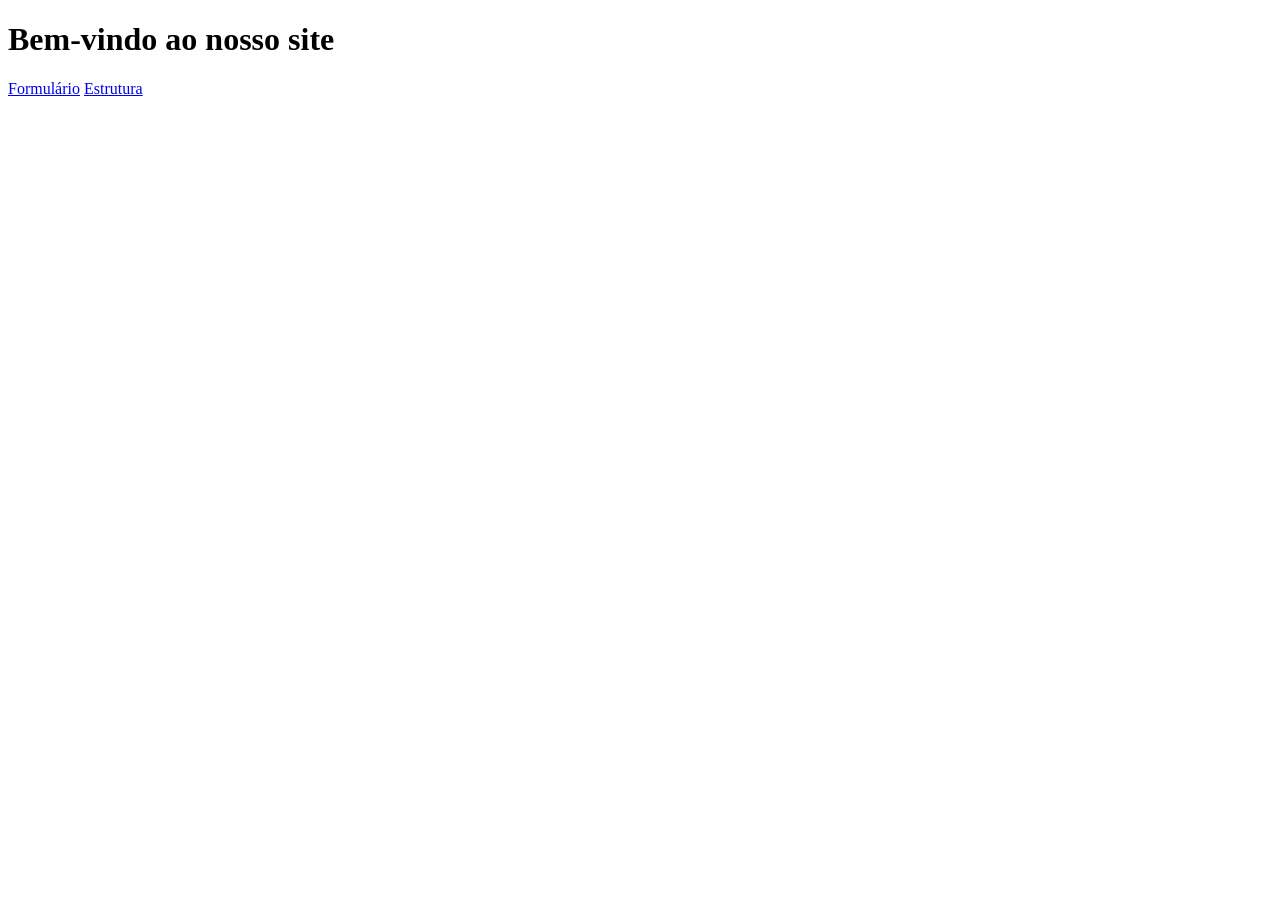
<file: Aula01/index.html>
<!DOCTYPE html>
<html lang="pt-BR">

<head>
    <meta charset="UTF-8">
    <meta name="viewport" content="width=device-width, initial-scale=1.0">
    <title>Document</title>
</head>

<body>
    <h1>Bem-vindo ao nosso site</h1>
    <a href="./form.html">Formulário</a>
    <a href="./estrutura.html">Estrutura</a>
</body>

</html>
</file>
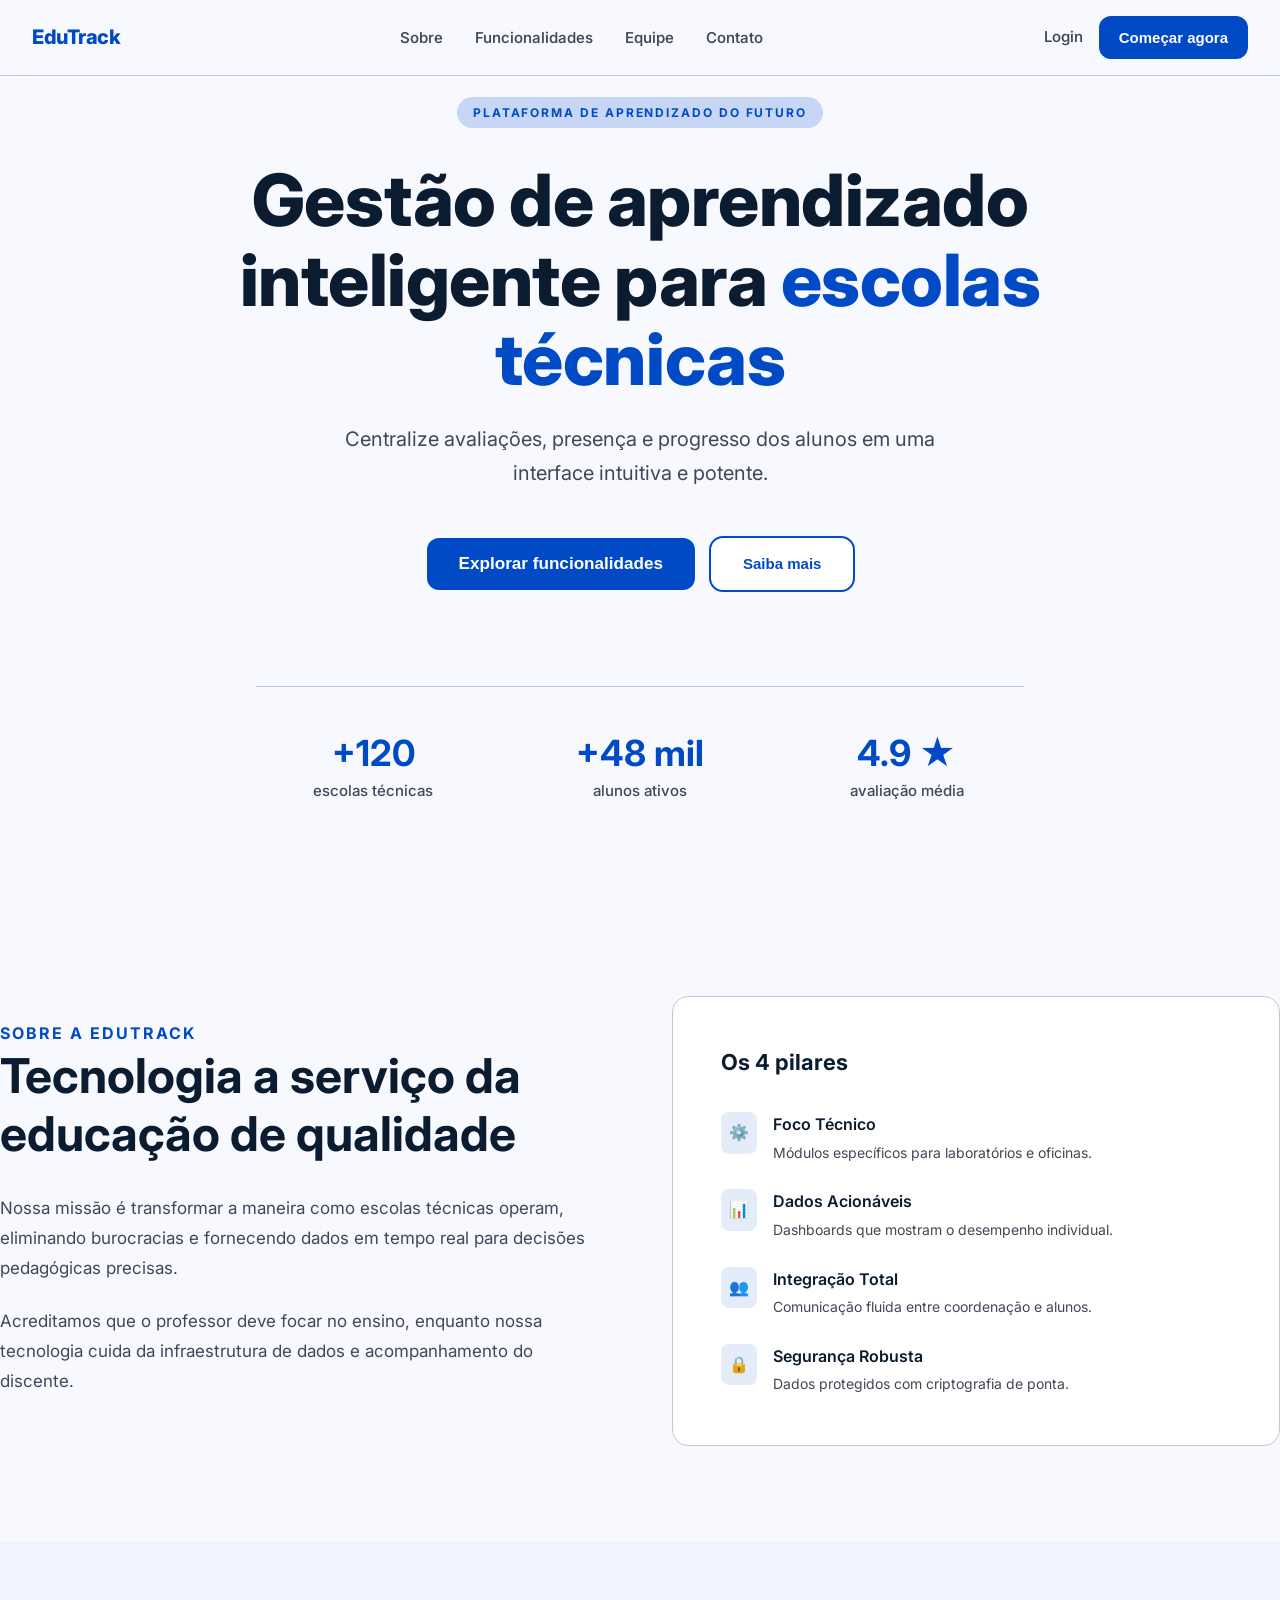
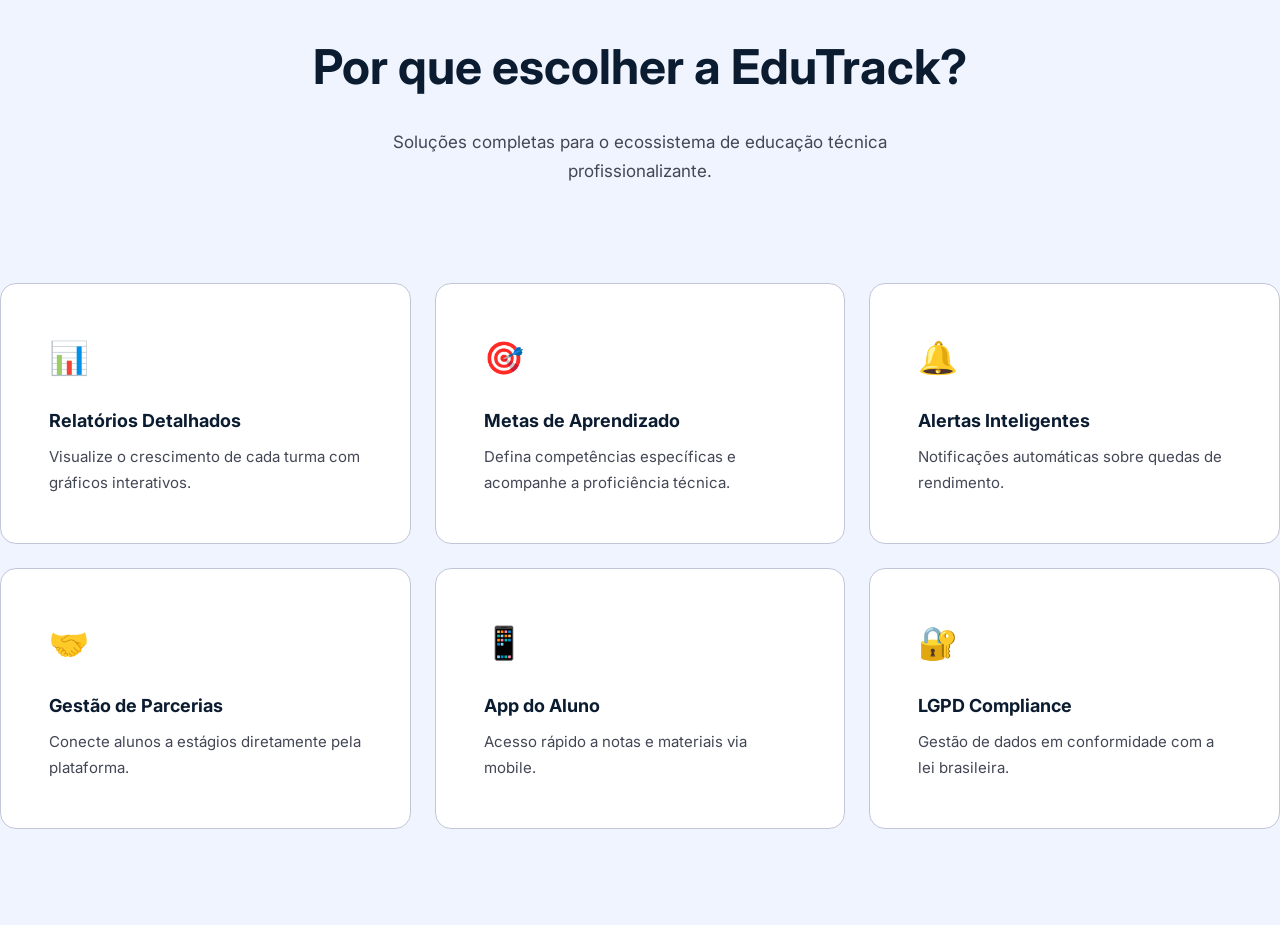
<file: Aula04/landingPage/index.html>
<!DOCTYPE html>
<html lang="pt-br">

<head>
    <meta charset="UTF-8">
    <meta name="viewport" content="width=device-width, initial-scale=1.0">

    <link rel="preconnect" href="https://fonts.googleapis.com">
    <link rel="preconnect" href="https://fonts.gstatic.com" crossorigin>
    <link
        href="https://fonts.googleapis.com/css2?family=Inter:ital,opsz,wght@0,14..32,100..900;1,14..32,100..900&family=Roboto:ital,wght@0,100..900;1,100..900&display=swap"
        rel="stylesheet">

    <link rel="stylesheet" href="style.css">


    <title>Landing Page EduTrack</title>
</head>

<body>

    <header class="navbar">
        <nav class="navbar-inner">

            <a href="#" class="navbar-logo">EduTrack</a>

            <ul class="navbar-links">
                <li><a href="#sobre">Sobre</a></li>
                <li><a href="#funcionalidades">Funcionalidades</a></li>
                <li><a href="#equipe">Equipe</a></li>
                <li><a href="#contato">Contato</a></li>
            </ul>

            <div class="navbar-botoes">
                <a href="#login" class="navbar-login-link">Login</a>
                <button class="navbar-button">Começar agora</button>
            </div>



        </nav>
    </header>

    <main>

        <section class="hero">

            <span class="hero-label">Plataforma de aprendizado do futuro</span>
            <h1 class="hero-titulo">
                Gestão de aprendizado inteligente para <span>escolas técnicas</span>
            </h1>
            <p class="hero-subtitulo">
                Centralize avaliações, presença e progresso dos alunos em uma interface intuitiva e potente.
            </p>

            <div class="hero-botoes">
                <button class="btn-funcionalidades">Explorar funcionalidades</button>
                <button class="btn-saiba-mais">Saiba mais</button>
            </div>

            <div class="hero-estatisticas">
                <!-- Primeiro item -->
                <div class="hero-estatisticas-item">
                    <span class="dados-numeros">+120</span>
                    <span class="dados-descricao">escolas técnicas</span>
                </div>
                <!-- Segundo item -->
                <div class="hero-estatisticas-item">
                    <span class="dados-numeros">+48 mil</span>
                    <span class="dados-descricao">alunos ativos</span>
                </div>
                <!-- Terceiro item -->
                <div class="hero-estatisticas-item">
                    <span class="dados-numeros">4.9 ★</span>
                    <span class="dados-descricao">avaliação média</span>
                </div>

            </div>

        </section>

        <section class="sobre">
            <div class="container">

                <div class="sobre-texto">
                    <!-- Início Primeira coluna -> Coluna dos textos -->
                    <span>Sobre a edutrack</span>
                    <h2>
                        Tecnologia a serviço da educação de qualidade
                    </h2>
                    <p class="sobre-paragrafo">
                        Nossa missão é transformar a maneira como escolas técnicas operam, eliminando burocracias e
                        fornecendo dados em tempo real para decisões pedagógicas precisas.
                    </p>

                    <p class="sobre-paragrafo">
                        Acreditamos que o professor deve focar no ensino, enquanto nossa tecnologia cuida da
                        infraestrutura de dados e acompanhamento do discente.
                    </p>
                </div> <!-- Final primeira coluna -->

                <!-- Início Segunda coluna -> Coluna dos pilares -->
                <div class="sobre-pilares">

                    <h3 class="sobre-pilares-titulo">Os 4 pilares</h3>
                    <ul class="pilares-lista">
                        <li class="pilar">
                            <div class="pilar-icone">⚙️</div>
                            <div>
                                <strong class="pilar-titulo">Foco Técnico</strong>
                                <span class="pilar-descricao">Módulos específicos para laboratórios e oficinas.</span>
                            </div>

                        </li>
                        <li class="pilar">
                            <div class="pilar-icone">📊</div>
                            <div>
                                <strong class="pilar-titulo">Dados Acionáveis</strong>
                                <span class="pilar-descricao">Dashboards que mostram o desempenho individual.</span>
                            </div>

                        </li>
                        <li class="pilar">
                            <div class="pilar-icone">👥</div>
                            <div>
                                <strong class="pilar-titulo">Integração Total</strong>
                                <span class="pilar-descricao">Comunicação fluida entre coordenação e alunos.</span>
                            </div>

                        </li>
                        <li class="pilar">
                            <div class="pilar-icone">🔒</div>
                            <div>
                                <strong class="pilar-titulo">Segurança Robusta</strong>
                                <span class="pilar-descricao">Dados protegidos com criptografia de ponta.</span>
                            </div>

                        </li>
                    </ul>

                </div>

            </div>
        </section>

        <section class="solucoes">

            <div class="container">

                <header class="solucoes-header">
                    <h2>Por que escolher a EduTrack?</h2>
                    <p class="solucoes-descricao">Soluções completas para o ecossistema de educação técnica
                        profissionalizante.</p>
                </header>

                <div class="cards-grid">

                    <div class="card">
                        <div class="card-icone">📊</div>
                        <div class="card-titulo">Relatórios Detalhados</div>
                        <p class="card-descricao">Visualize o crescimento de cada turma com gráficos interativos.</p>
                    </div>

                    <div class="card">
                        <div class="card-icone">🎯</div>
                        <div class="card-titulo">Metas de Aprendizado</div>
                        <p class="card-descricao">Defina competências específicas e acompanhe a proficiência técnica.
                        </p>
                    </div>

                    <div class="card">
                        <div class="card-icone">🔔</div>
                        <div class="card-titulo">Alertas Inteligentes</div>
                        <p class="card-descricao">Notificações automáticas sobre quedas de rendimento.</p>
                    </div>

                    <div class="card">
                        <div class="card-icone">🤝</div>
                        <div class="card-titulo">Gestão de Parcerias</div>
                        <p class="card-descricao">Conecte alunos a estágios diretamente pela plataforma.</p>
                    </div>

                    <div class="card">
                        <div class="card-icone">📱</div>
                        <div class="card-titulo">App do Aluno</div>
                        <p class="card-descricao">Acesso rápido a notas e materiais via mobile.</p>
                    </div>

                    <div class="card">
                        <div class="card-icone">🔐</div>
                        <div class="card-titulo">LGPD Compliance</div>
                        <p class="card-descricao">Gestão de dados em conformidade com a lei brasileira.</p>
                    </div>

                </div>


            </div>

        </section>



    </main>


</body>

</html>
</file>
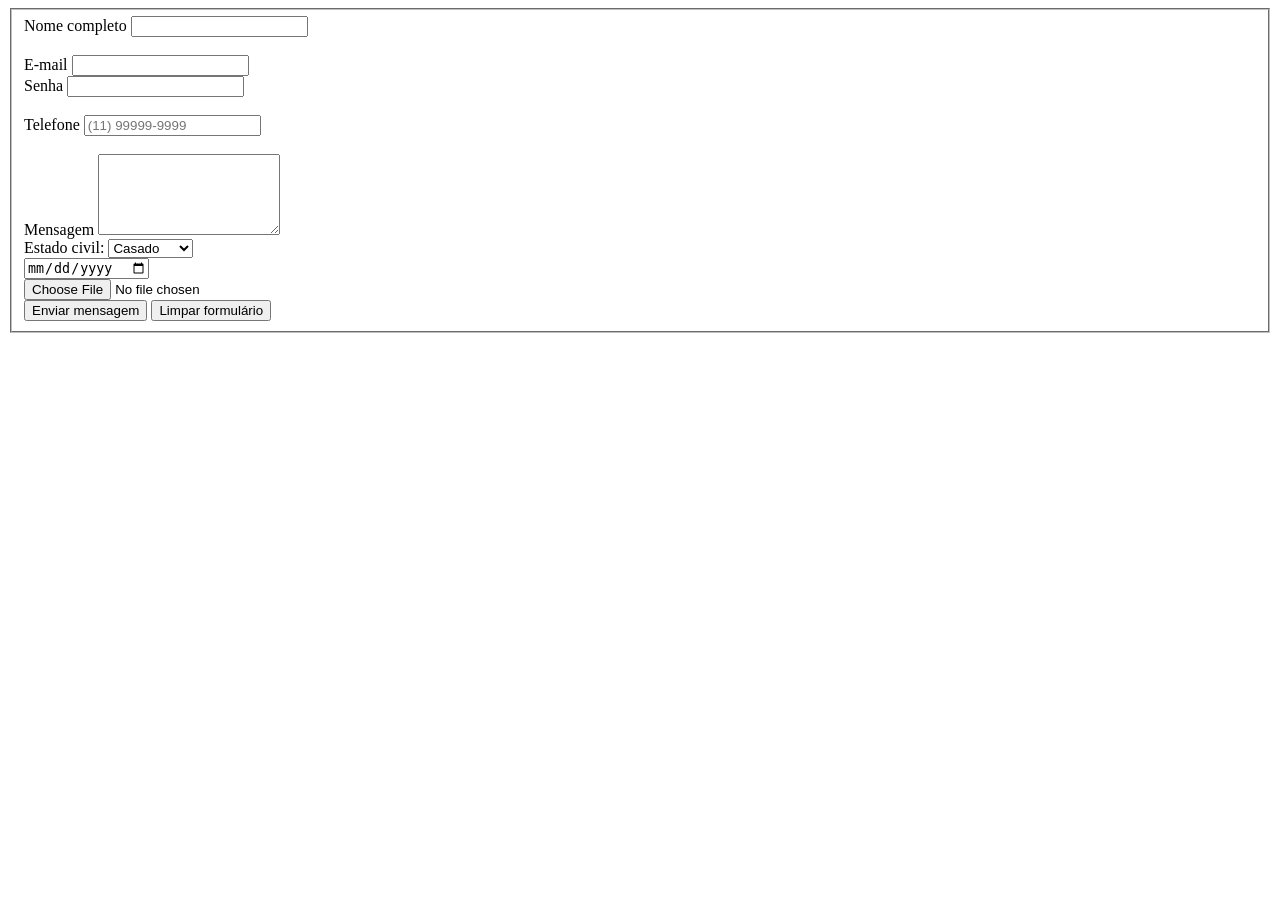
<file: Aula01/form.html>
<!DOCTYPE html>
<html lang="pt-BR">

<head>
    <meta charset="UTF-8">
    <meta name="viewport" content="width=device-width, initial-scale=1.0">
    <title>Document</title>
</head>

<body>

    <form action="/cadastro">
        <fieldset>

            <div>
                <label for="nomeCompleto">Nome completo</label>
                <input required type="text" name="nomeCompleto" id="nomeCompleto">
                <!-- Padrão de nomenclatura: nomeCompleto -> camelCase -->
            </div>
            <br>
            <div>
                <label for="email">E-mail</label>
                <input required type="email" name="email" id="email">
            </div>

            <div>
                <label for="senha">Senha</label>
                <input required type="password" name="senha" id="senha">
            </div>
            <br>
            <div>
                <label for="telefone">Telefone</label>
                <input required type="tel" maxlength="9" name="telefone" id="telefone" placeholder="(11) 99999-9999">
            </div>
            <br>
            <div>
                <label for="mensagem">Mensagem</label>
                <textarea name="mensagem" rows="5" id="mensagem"></textarea>
            </div>

            <div>
                <label for="estadoCivil">Estado civil:</label>
                <select name="estadoCivil" id="estadoCivil">
                    <option value="casado">Casado</option>
                    <option value="solteiro">Solteiro</option>
                    <option value="viuvo">Viúvo</option>
                    <option value="Divorciado">Divorciado</option>
                </select>
            </div>

            <div>
                <label for="dataNascimento"></label>
                <input type="date" name="dataNascimento" id="dataNascimento">
            </div>

            <div>
                <input type="file" name="arquivo" id="arquivo">
            </div>

            <button type="submit">Enviar mensagem</button>
            <button type="reset">Limpar formulário</button>

        </fieldset>
    </form>

</body>

</html>
</file>
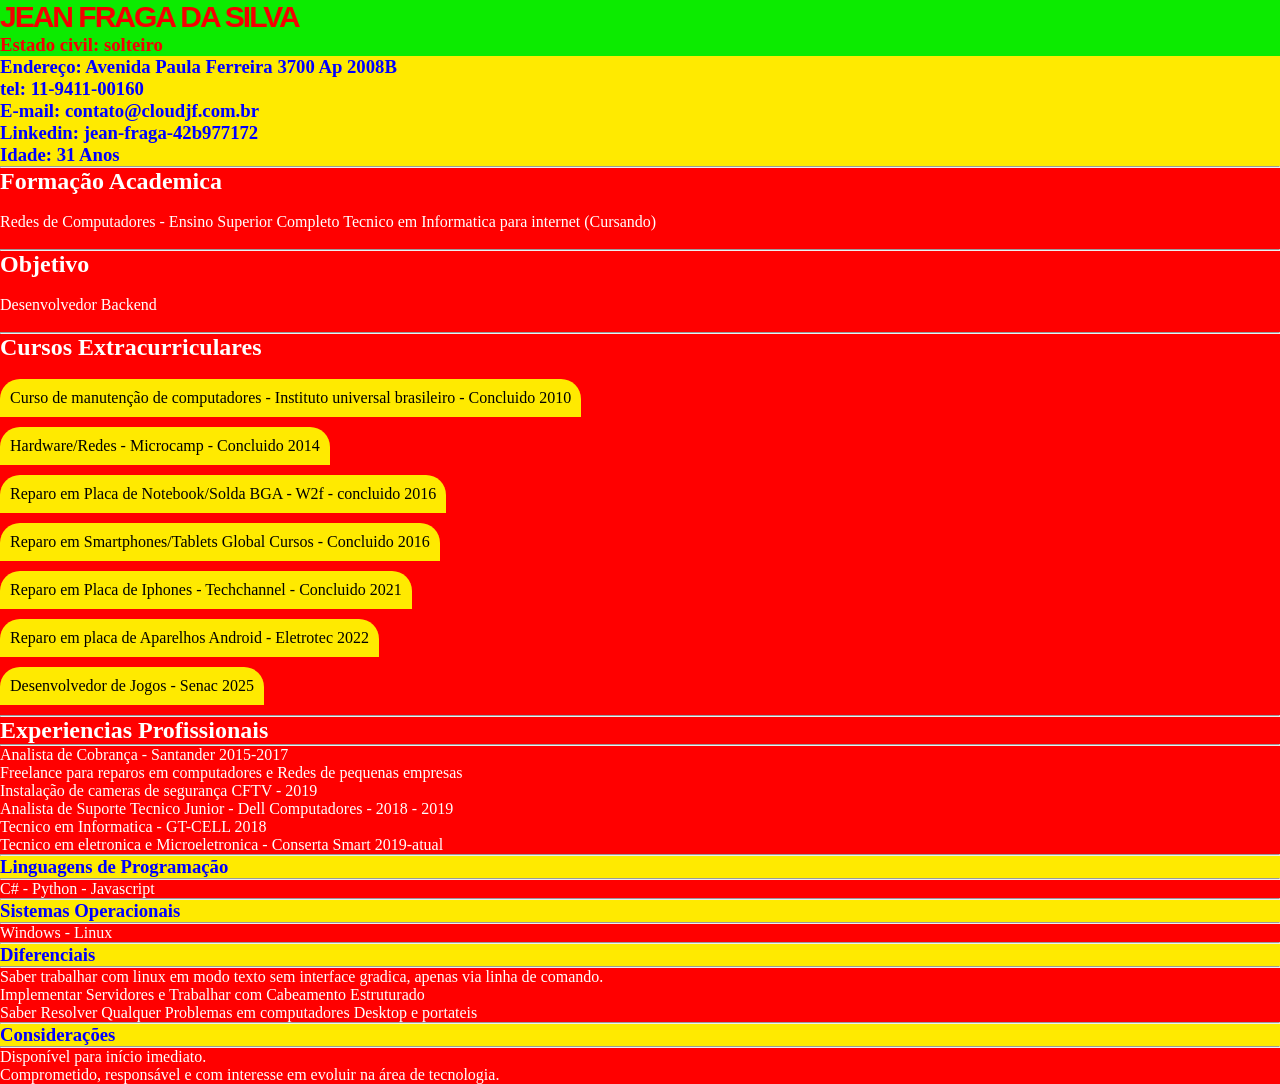
<file: Aula02/curriculo.html>
<!DOCTYPE html>
<html lang="pt-br">

<head>
    <meta charset="UTF-8">
    <meta name="viewport" content="width=device-width, initial-scale=1.0">
    <title>Jean Fraga</title>
    <link rel="icon" href="img/icon.png">



    <style>
        /* "Reset universal: Recomendado para todos os projetos" */
        * {
            margin: 0;
            padding: 0;
            box-sizing: border-box;
        }

        body {
            background-color: red;
            color: #FFFFFF;
            /* padding: 150px 80px 150px 80px; */
            /* padding: 150px 80px; */
            /* padding-left: 150px;
            padding-top: 150px;
            padding-right: 150px;
            padding-bottom: 150px; */

        }

        h1 {
            color: #ffea00;
            font-size: 30px;
            font-family: 'Arial';
            letter-spacing: -2px;
            font-weight: 900;
            text-transform: uppercase;
        }

        h3 {
            /* Modifico todas as tags h3 */
            color: blue;
            background-color: #ffea00;
        }

        /* Modifico apenas as tags anotadas com a class "estado-civil" */
        .estado-civil {
            color: #f40000;
            background-color: #0ceb00;
        }

        ul li {
            list-style: none;
            background-color: #ffea00;
            margin-bottom: 10px;
            padding: 10px;
            color: black;
            width: fit-content;
            border-radius: 20px 20px 0px 0px;
        }
    </style>

</head>

<body>

    <h1 class="estado-civil">
        Jean Fraga da Silva</h1>


    <div>
        <H3 class="estado-civil">Estado civil: solteiro</H3>
        <h3>Endereço: Avenida Paula Ferreira 3700 Ap 2008B</h3>
        <H3>tel: 11-9411-00160</H3>
        <H3>E-mail: contato@cloudjf.com.br</H3>
        <h3>Linkedin: jean-fraga-42b977172</h3>
        <h3>Idade: 31 Anos</h3>
    </div>

    <hr>
    <h2>
        Formação Academica
    </h2><br />
    <ul>
        Redes de Computadores - Ensino Superior Completo
        Tecnico em Informatica para internet (Cursando)
    </ul>
    <br>
    <hr>
    <h2>
        Objetivo
    </h2><br />
    <ul>
        Desenvolvedor Backend
    </ul>
    <br>
    <hr>

    <h2>

        </ul>Cursos Extracurriculares</ul>

    </h2><br />

    <ul>
        <li>Curso de manutenção de computadores - Instituto universal brasileiro - Concluido 2010</li>
        <li>Hardware/Redes - Microcamp - Concluido 2014</li>
        <li>Reparo em Placa de Notebook/Solda BGA - W2f - concluido 2016</li>
        <li>Reparo em Smartphones/Tablets Global Cursos - Concluido 2016</li>
        <li>Reparo em Placa de Iphones - Techchannel - Concluido 2021</li>
        <li>Reparo em placa de Aparelhos Android - Eletrotec 2022</li>
        <li>Desenvolvedor de Jogos - Senac 2025</li>
    </ul>


    <hr>

    <h2>Experiencias Profissionais</h2>

    <hr>

    <ul>Analista de Cobrança - Santander 2015-2017</ul>
    <ul>Freelance para reparos em computadores e Redes de pequenas empresas</ul>
    <ul>Instalação de cameras de segurança CFTV - 2019</ul>
    <ul>Analista de Suporte Tecnico Junior -
        Dell Computadores - 2018 - 2019
    </ul>
    <ul>Tecnico em Informatica - GT-CELL 2018</ul>
    <ul>Tecnico em eletronica e Microeletronica - Conserta Smart 2019-atual</ul>

    <hr>

    <h3>Linguagens de Programação</h3>

    <hr>

    C# - Python - Javascript

    <hr>

    <h3>Sistemas Operacionais</h3>

    <hr>

    Windows - Linux

    <hr>

    <h3>Diferenciais</h3>

    <hr>

    <ul>
        <ol>
            <n>Saber trabalhar com linux em modo texto sem interface gradica, apenas via linha de comando.</n>
        </ol>
        <ol>
            <n>Implementar Servidores e Trabalhar com Cabeamento Estruturado</n>
        </ol>
        <ol>
            <n>Saber Resolver Qualquer Problemas em computadores Desktop e portateis</n>
        </ol>
        </lol>
    </ul>

    <hr>

    <h3>Considerações </h3>

    <hr>
    <div>
        Disponível para início imediato. <br />
        Comprometido, responsável e com interesse em evoluir na área de tecnologia.

        </h4>



</body>

</html>
</file>
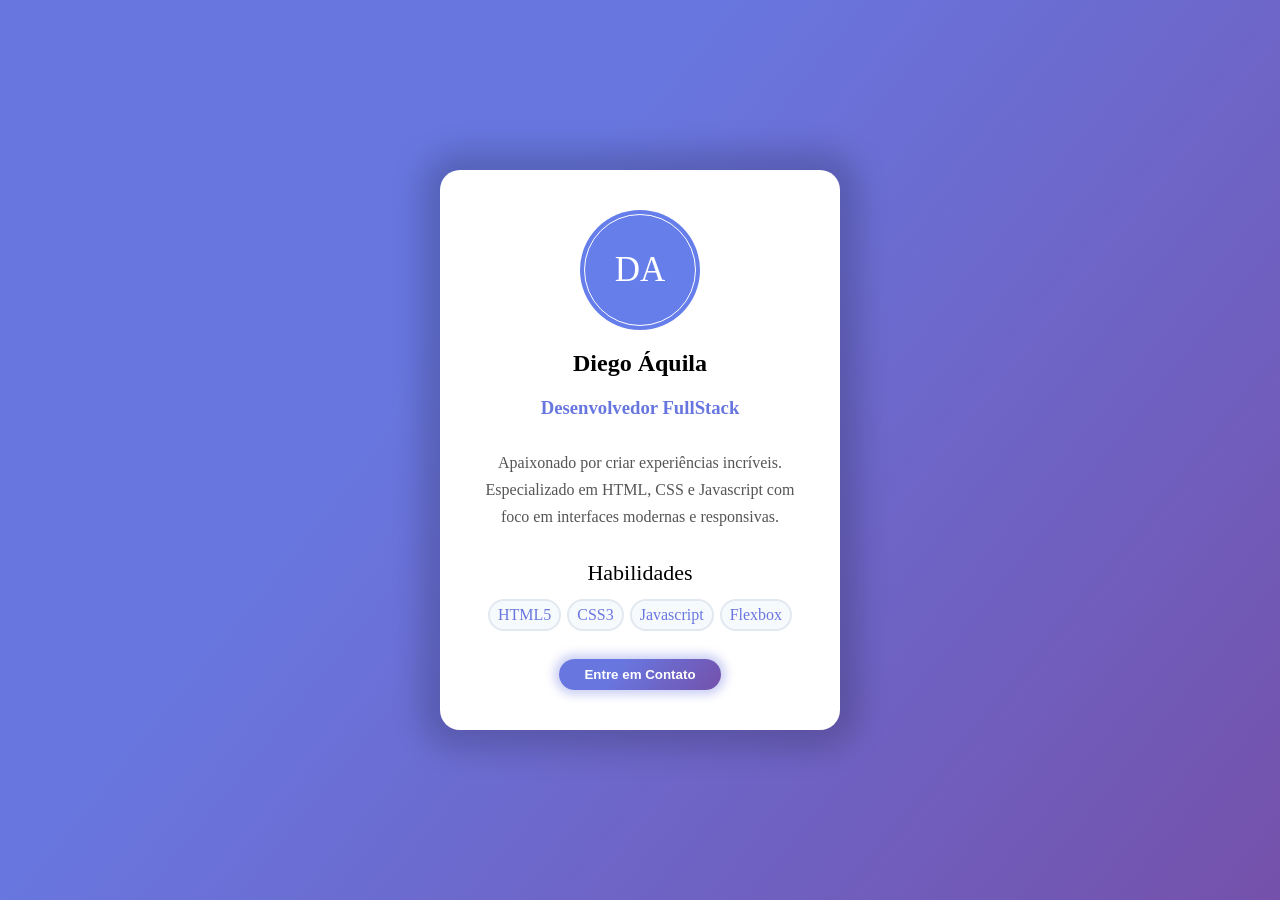
<file: Aula03/exercicioCard.html>
<!DOCTYPE html>
<html lang="pt-br">

<head>
    <meta charset="UTF-8">
    <meta name="viewport" content="width=device-width, initial-scale=1.0">
    <title>Exercício Card - Flex Box</title>
    <link rel="stylesheet" href="./style/style.css">

</head>

<body>

    <main>
        <header>
            <span class="perfil">
                <h1>DA</h1>
            </span>
            <h2>Diego Áquila</h2>
            <h3>Desenvolvedor FullStack</h3>
        </header>

        <article>
            <p>Apaixonado por criar experiências incríveis. Especializado em HTML, CSS e Javascript com foco em
                interfaces modernas
                e responsivas.</p>
        </article>

        <article>
            <h4>Habilidades</h4>
            <ul>
                <li>HTML5</li>
                <li>CSS3</li>
                <li>Javascript</li>
                <li>Flexbox</li>
            </ul>
        </article>

        <button>Entre em Contato</button>

    </main>


</body>

</html>
</file>
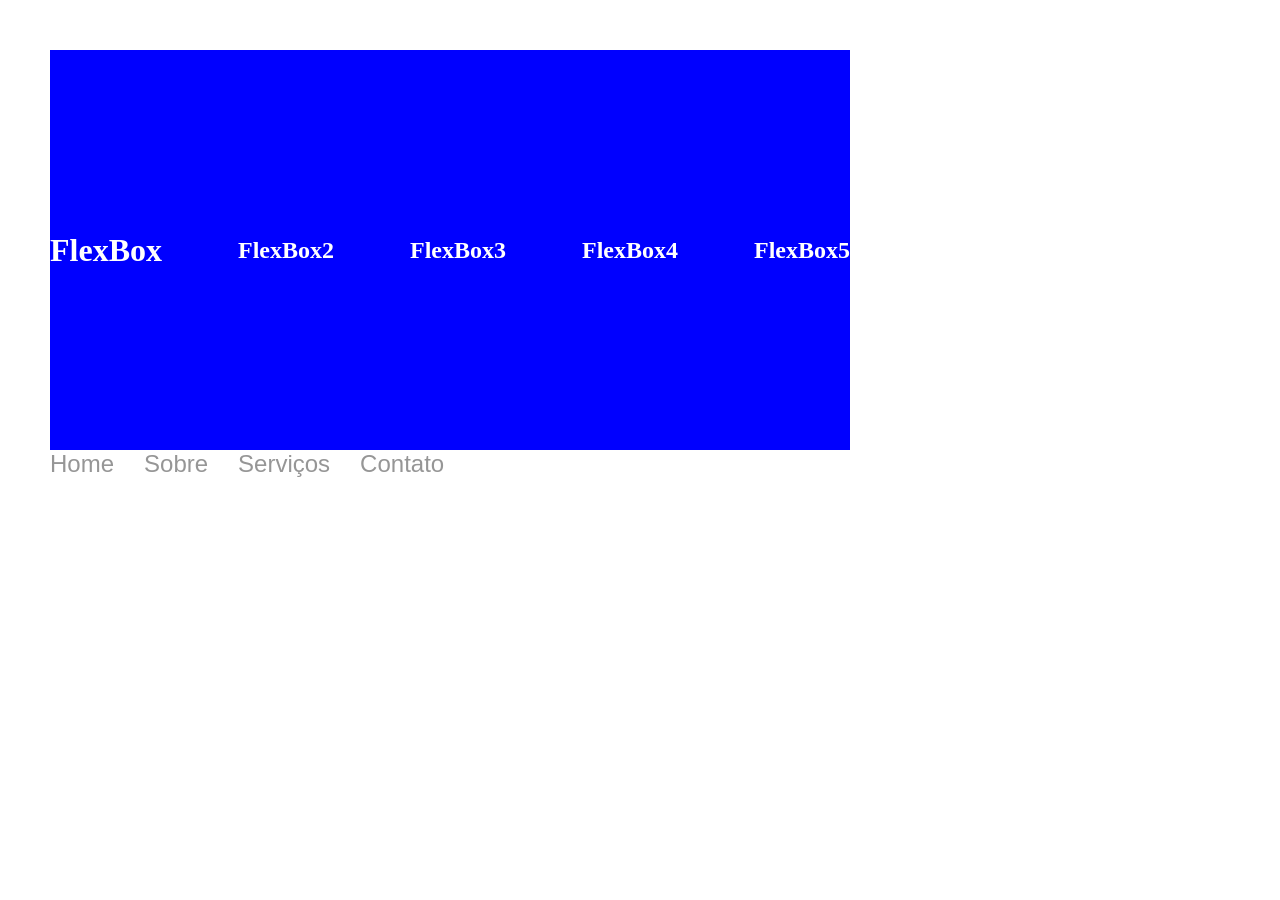
<file: Aula03/flexbox.html>
<!DOCTYPE html>
<html lang="pt-br">

<head>
    <meta charset="UTF-8">
    <meta name="viewport" content="width=device-width, initial-scale=1.0">
    <title>Document</title>

    <style>
        * {
            margin: 0;
            padding: 0;
            box-sizing: border-box;
        }

        body {
            padding: 50px 50px;
        }

        /* -> class: . + nome da classe */
        .box1 {
            display: flex;
            flex-direction: row;
            justify-content: space-between;
            align-items: center;
            background-color: blue;
            width: 800px;
            height: 400px;

        }

        #titulo-principal {
            color: #FFFFFF;
        }

        ul {
            display: flex;
            gap: 30px;

        }

        ul li {
            list-style: none;
            font-size: 1.5rem;
        }

        a {
            color: #969696;
            font-family: 'Segoe UI', Tahoma, Geneva, Verdana, sans-serif;
            text-decoration: none;
        }

        /* :hover -> Seletor para quando o mouse estiver sobre o elemento*/
        a:hover {
            color: brown;
            text-decoration: underline;
            font-weight: 700;
        }
    </style>

</head>

<body>

    <div class="box1">

        <h1 id="titulo-principal">FlexBox</h1>
        <h2 id="titulo-principal">FlexBox2</h2>
        <h2 id="titulo-principal">FlexBox3</h2>
        <h2 id="titulo-principal">FlexBox4</h2>
        <h2 id="titulo-principal">FlexBox5</h2>

    </div>

    <nav>
        <ul>
            <li><a href="#">Home</a></li>
            <li><a href="#">Sobre</a></li>
            <li><a href="#">Serviços</a></li>
            <li><a href="#">Contato</a></li>
        </ul>
    </nav>

</body>

</html>
</file>
<file: Aula04/landingPage/style.css>
/*CSS Reset */

* {
    margin: 0;
    padding: 0;
    box-sizing: border-box;
}

/* Declaração das variáveis CSS (Custom Properties) */

:root {
    /* Cores da Landing Page */ 

    --cor-primaria: #004AC6; 
    --cor-primaria-hover: #003EA8;
    --cor-fundo: #F8F9FF;
    --cor-branca: #FFFFFF;
    --cor-fundo-secundario: #EFF4FF;
    --cor-texto: #0B1C30;
    --cor-texto-suave: #434655;
    --cor-borda: #C3C6D7;

    /* Tipografia */
    --fonte-principal: 'Inter';

    /* Espaçamentos - Medida: rem -> Melhor acessibilidade: respeita configuração do usuário */

    --espaco-xs: 0.5rem;    /* 8px */
    --espaco-sm: 1rem;      /* 16px */
    --espaco-md: 1.5rem;    /* 24px */
    --espaco-lg: 2rem;      /* 32px */ 
    --espaco-xl: 3rem;      /* 48px */
    --espaco-xxl: 6rem;     /* 96px */
    
    /* Bordas arredondadas */ 

    --raio-sm: 0.5rem;
    --raio-md: 0.75rem;
    --raio-lg: 1rem;
   
}

body {
    font-family: var(--fonte-principal);
    background-color: var(--cor-fundo);
    color: var(--cor-texto);
    line-height: 1.6;

}

h2 {
    font-size: clamp(1.75rem, 3rem, 3rem);
    font-weight: 700;
    line-height: 1.2;
    color: var(--cor-texto);
    margin-bottom: var(--espaco-lg);
}

.navbar {
    /*Fixa o elemento na tela */
    position: fixed;
    top: 0;
    left: 0;
    width: 100%;
    z-index:99999; /* Posicionamento dos itens em camada: FRENTE - SOBREPOSTO */
    backdrop-filter: blur(12px); /* Efeito de vidro opaco */
    border-bottom: 1px solid var(--cor-borda);


}

.navbar-inner {
    display: flex;
    justify-content: space-between;
    align-items: center;
    max-width: 1280px;
    margin: 0 auto; /* Centraliza o elemento horizontalmente */
    padding: var(--espaco-sm) var(--espaco-lg);

}

.navbar-logo {
    font-size: 1.25rem;
    font-weight: 800;
    color: var(--cor-primaria);
    text-decoration: none;
    letter-spacing: -0.03rem;
}

.navbar-links {
    display: flex;
    list-style: none;
    gap: var(--espaco-lg);
}

.navbar-links a {
    text-decoration: none;
    color: var(--cor-texto-suave);
    font-size: 0.9375rem;
    font-weight: 550;
    
}
/* Comportamento quando o mouse passa por cima */
.navbar-links a:hover {
    color: var(--cor-primaria);
}

.navbar-botoes {
    display: flex;
    align-items: center;
    gap: var(--espaco-sm);
}

.navbar-button {
    background-color: var(--cor-primaria);
    border: none;
    color: var(--cor-branca);
    font-size: 0.9375rem;
    font-weight: 700;
    padding: 0.8rem 1.25rem;
    border-radius: var(--raio-md);
    cursor: pointer; /* Mãozinha aparecendo no botão */
    transition: all 0.15s ease;

}
/* Dentro do hover só adicionamos o que será alterado */
.navbar-button:hover {
    background-color: var(--cor-primaria-hover);
    transform: scale(1.05);
}

.navbar-login-link {
    text-decoration: none;
    color: var(--cor-texto-suave);
    font-weight: 550;
    font-size: 0.9375rem;

}

.navbar-login-link:hover {
    color: var(--cor-primaria-hover);
}

.hero {
    /* vh = viewport height. 100vh = altura total da janela */
    min-height: 100vh;
    display: flex;
    flex-direction: column;
    align-items: center;
    justify-content: center;
    padding: var(--espaco-lg) var(--espaco-xxl) ;

}

.hero-label {
    display: inline-block;
    /* background-color: #0049c638 ; */
    background-color: color-mix(in srgb, var(--cor-primaria) 20%, transparent);
    text-transform: uppercase;
    color: var(--cor-primaria);
    font-size: 0.75rem;
    font-weight: 700;
    letter-spacing: 0.12rem;
    padding: 0.375rem 1rem;
    border-radius: var(--raio-lg);
    margin-bottom: var(--espaco-lg);

}

.hero-titulo {
    /* clamp(mínimo, ideal, máximo) significa:
        - Nunca menor que "mínimo" - em telas pequenas
        - Tamanho ideal
        - Nunca maior que "máximo" - em telas grandes
    */
    font-size: clamp(2.5rem, 5.7rem, 4.5rem);
    font-weight: 800;
    line-height: 1.1;
    letter-spacing: -0.03rem;
    color: var(--cor-texto);
    max-width: 56rem;
    text-align: center;
    margin-bottom: var(--espaco-md);

}

.hero-titulo span {
    color: var(--cor-primaria);
}

.hero-subtitulo {
    font-size: clamp(1rem, 1.875rem, 1.25rem);
    color: var(--cor-texto-suave);
    max-width: 42rem;
    line-height: 1.7;
    margin-bottom: var(--espaco-xl);
    text-align: center;
}

.hero-botoes {
    display: flex;
    gap: var(--espaco-sm);
    margin-bottom: var(--espaco-xxl);
}

.btn-funcionalidades {
    background-color: var(--cor-primaria);
    border: none;
    color: var(--cor-branca);
    font-size: 1.07rem;
    font-weight: 700;
    padding: 1rem 2rem;
    border-radius: var(--raio-md);
    cursor: pointer; /* Mãozinha aparecendo no botão */
    transition: all 0.15s ease;

}

.btn-funcionalidades:hover  {
    background-color: var(--cor-primaria-hover);
    transform: scale(1.05);
}

.btn-saiba-mais {
    background-color: var(--cor-branca);
    border: none;
    outline: 2px solid var(--cor-primaria) ;
    color: var(--cor-primaria);
    font-size: 0.9375rem;
    font-weight: 700;
    padding: 1rem 2rem;
    border-radius: var(--raio-md);
    cursor: pointer; /* Mãozinha aparecendo no botão */
    transition: all 0.15s ease;

}

.btn-saiba-mais:hover  {
    transform: scale(1.05);
}

.hero-estatisticas {
    display: grid;
    grid-template-columns: repeat(3, 1fr);
    gap: var(--espaco-lg);
    width: 100%;
    max-width: 48rem;
    padding-top: var(--espaco-xl);
    border-top: 1px solid var(--cor-borda);

}

.hero-estatisticas-item {
    display: flex;
    flex-direction: column;
    align-items: center;
    gap: var(--espaco-xs);
}

.dados-numeros {
    font-size: 2.25rem;
    color: var(--cor-primaria);
    font-weight: 700;
    line-height: 1;
}

.dados-descricao {
    font-size: 0.9375rem;
    color: var(--cor-texto-suave);
    font-weight: 500;
}


.sobre {
    padding: var(--espaco-xxl) 0;
}

.sobre .container {
    display: grid;
    grid-template-columns: 1fr 1fr;
    /* 1fr 1fr -> Duas colunas de tamanhos iguais */
    gap: 4rem;
    align-items: center;
    max-width: 1280px;
    margin: 0 auto;
 
    
}

.sobre-texto span {
    text-transform: uppercase;
    color: var(--cor-primaria);
    font-weight: 700;
    letter-spacing: 2px;
    margin-bottom: var(--espaco-sm);
}

.sobre-paragrafo {
    font-size: 1.0625rem;
    color: var(--cor-texto-suave);
    line-height: 1.75;
    margin-bottom: var(--espaco-md);
}

.sobre-pilares {
    background-color: var(--cor-branca);
    border: 1px solid var(--cor-borda);
    border-radius: var(--raio-lg);
    padding: var(--espaco-xl);
}

.sobre-pilares-titulo {
    font-size: 1.375rem;
    font-weight: 700;
    color: var(--cor-texto);
    margin-bottom: var(--espaco-lg);

}

.pilares-lista {
    list-style: none;
    display: flex;
    flex-direction: column;
    gap: var(--espaco-md);
}

.pilar {
    display: flex;
    align-items: start;
    gap: var(--espaco-sm);

}

.pilar-icone {
    background-color: color-mix(in srgb, var(--cor-primaria) 10%, transparent);
    padding: var(--espaco-xs);
    border-radius: var(--raio-sm);
    /*Comentário*/
}

.pilar-titulo {
    display: block;
    font-weight: 600;
    color: var(--cor-texto);
    margin-bottom: 2px;
}

.pilar-descricao {
    font-size: 0.875rem;
    color: var(--cor-texto-suave);
    line-height: 1.5;
}

/* SOLUÇÕES ===================================== */

.solucoes {
    background-color: var(--cor-fundo-secundario);
    padding: var(--espaco-xxl) 0;
}

.solucoes .container {
    max-width: 1280px;
    margin: 0 auto;
}

.solucoes-header {
    text-align: center;
    margin-bottom: var(--espaco-xxl);

}

.solucoes-descricao {
    text-align: center;
    font-size: 1.0625rem;
    color: var(--cor-texto-suave);
    line-height: 1.75;
    margin: 0 auto;
    max-width: 38rem;
}

.cards-grid {
    display: grid;
    /*auto-fill: o grid cria quantas colunas couberem */
    /*minmax(300px, 1fr): cada coluna tem no mínimo 400px e no máximo 1fr(distribui no espaço restante) */
    grid-template-columns: repeat(auto-fill, minmax(400px, 1fr));
    gap: var(--espaco-md);
}

.card {
    background-color: var(--cor-branca);
    border: 1px solid var(--cor-borda);
    border-radius: var(--raio-lg);
    padding: var(--espaco-xl);
    transition: transform 0.2s ease;

}

.card:hover {
    transform: translateY(-6px);
    box-shadow: 0 12px 40px #00000020;
}

.card-icone {
    font-size: 2rem;
    font-weight: 700;
    margin-bottom: var(--espaco-md);
}

.card-titulo {
    font-size: 1.125rem;
    font-weight: 700;
    color: var(--cor-texto);
    margin-bottom: var(--espaco-xs);
}

.card-descricao {
    font-size: 0.9375rem;
    color: var(--cor-texto-suave);
    line-height: 1.7;
}
</file>
<file: Aula03/style/style.css>
* {
    margin: 0;
    padding: 0;
    box-sizing: border-box;
}

body {
display: flex;
justify-content: center;
align-items: center;
background: linear-gradient(129deg,#6877e0 35%, #7451ab 100%);
height: 100vh;
font-family: 'Segoe UI';

}

main {
    display: flex;
    gap: 30px;
    flex-direction: column;
    align-items: center;
    background-color: #FFFFFF;
    max-width: 400px;
    padding: 40px;
    border-radius: 20px;
    box-shadow: 0px 0px 30px 20px #0000002c ;
    /* box-shadow: 
    1 - Offset-x -> Deslocamento eixo X (horizontal)
    2 - Offset-y -> Deslocamento eixo Y (vertical)
    3 - Blur -> Desfoque da sombra
    4 - Spread -> Espalhamento da sombra
    5 - Color -> Cor da sombra #000000
    */
}

header {
    display: flex;
    flex-direction: column;
    align-items: center;
    gap: 20px;
}

article {
    display: flex;
    flex-direction: column;
    align-items: center;
    gap: 15px;
}

.perfil {
    display: flex;
    justify-content: center;
    align-items: center;
    border-radius: 50%;    
    background-color: #667eea;
    width: 120px;
    height: 120px;
    outline: 1px solid #ffffff;
    outline-offset: -5px;
}

h1 {
    font-weight: 500;
    font-size: 35px;
    color: #FFFFFF;
}

h3 {
    color: #6877e0;
    font-weight: 600;
}

h4 {
    font-size: 22px;
    font-weight: 500;
}

p {
    text-align: center;
    line-height: 1.7;
    color: #555;
}

ul {
    display: flex;
    gap: 10px;
}

ul li {
    list-style: none;
    background-color: #f7fafc;
    outline: 2px solid #e2e8f0;
    border-radius: 20px;
    padding: 5px 8px ;
    color: #6877e0;
} 

button {
    font-weight: 600;
    cursor: pointer;
    border-radius: 20px;
    padding: 8px 25px;
    color: #FFFFFF;
    border: none;
    box-shadow: 0px 0px 10px 5px #6876e055;
    background: linear-gradient(129deg,#6877e0 35%, #7451ab 100%);
    transition: background 3s ease;

}

button:hover {
    background: #000000;
}
</file>
